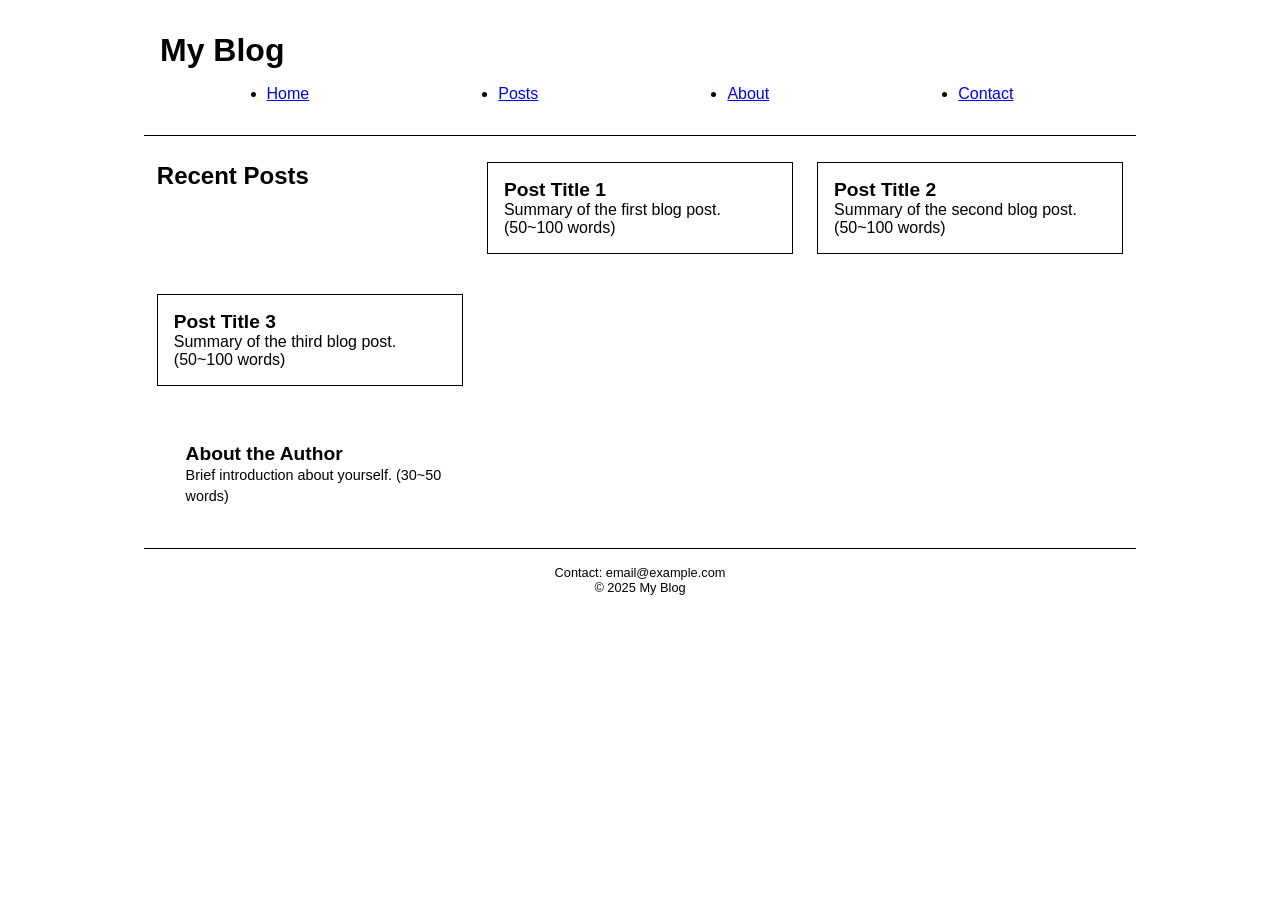
<file: day05/index.html>
<!DOCTYPE html>
<html lang="en">
  <head>
    <meta charset="UTF-8" />
    <meta name="viewport" content="width=device-width, initial-scale=1.0" />
    <title>My Blog</title>
    <link rel="stylesheet" href="styles.css" />
  </head>
  <body>
    <header>
      <h1>My Blog</h1>
      <nav>
        <ul>
          <li><a href="#home">Home</a></li>
          <li><a href="#posts">Posts</a></li>
          <li><a href="#about">About</a></li>
          <li><a href="#contact">Contact</a></li>
        </ul>
      </nav>
    </header>
    <section id="posts">
      <h2>Recent Posts</h2>
      <article class="post">
        <h3>Post Title 1</h3>
        <p>Summary of the first blog post. (50~100 words)</p>
      </article>
      <article class="post">
        <h3>Post Title 2</h3>
        <p>Summary of the second blog post. (50~100 words)</p>
      </article>
      <article class="post">
        <h3>Post Title 3</h3>
        <p>Summary of the third blog post. (50~100 words)</p>
      </article>
    </section>
    <aside>
      <h3>About the Author</h3>
      <p>Brief introduction about yourself. (30~50 words)</p>
    </aside>
    <footer>
      <p>Contact: email@example.com</p>
      <p>© 2025 My Blog</p>
    </footer>
  </body>
</html>
</file>
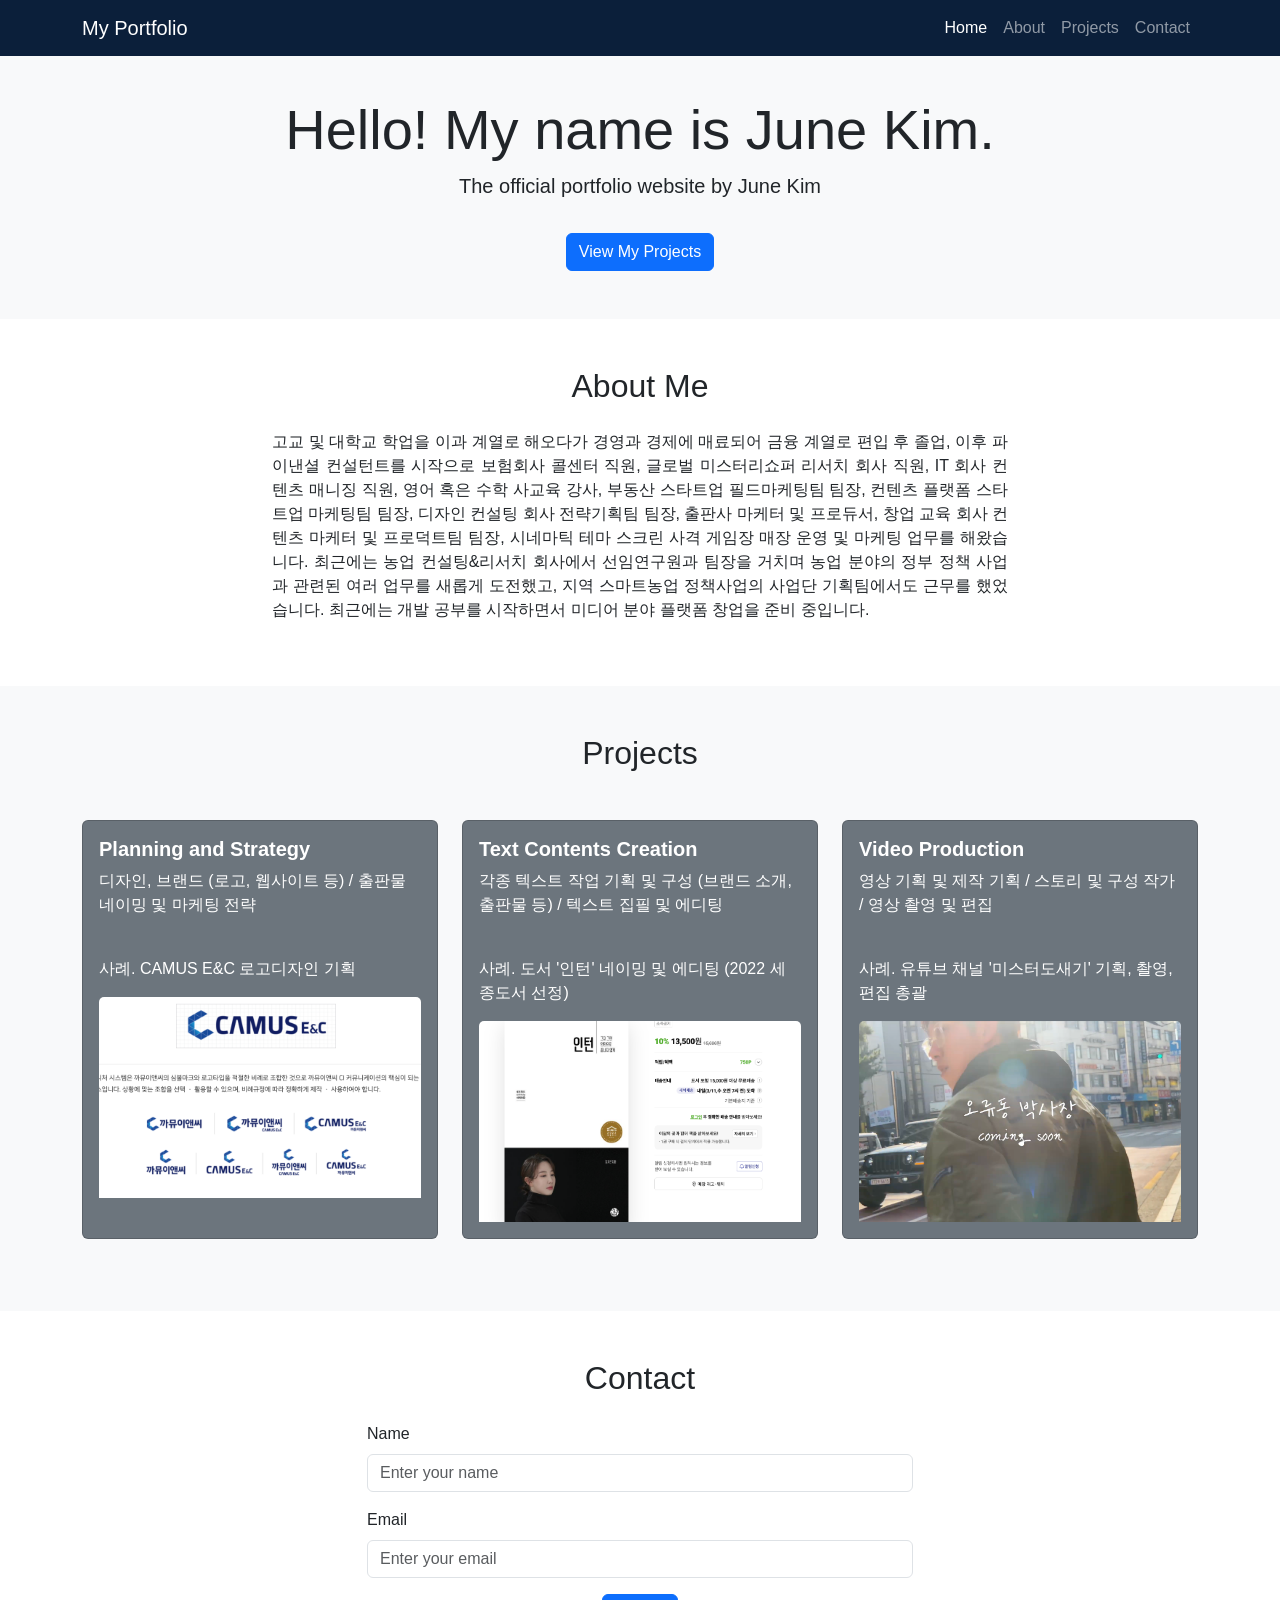
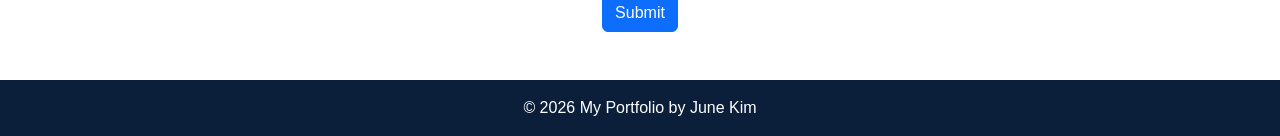
<file: personal-portfolio/index.html>
<!DOCTYPE html>
<html lang="en">

  <head>
        <meta charset="UTF-8">
        <meta name="viewport" content="width=device-width, initial-scale=1.0">
        <title>My Portfolio</title>

        <link href="https://cdn.jsdelivr.net/npm/bootstrap@5.3.3/dist/css/bootstrap.min.css" rel="stylesheet">
        <link rel="stylesheet" href="css/custom.css">
  </head>

  <body>

    <header>

        <nav class="navbar navbar-expand-lg navbar-dark navbar-custom fixed-top">
        <div class="container">
        <a class="navbar-brand" href="#">My Portfolio</a>
        <button class="navbar-toggler" type="button" data-bs-toggle="collapse" data-bs-target="#navbarNav">
        <span class="navbar-toggler-icon"></span>
        </button>
        <div class="collapse navbar-collapse" id="navbarNav">
        <ul class="navbar-nav ms-auto">
            <li class="nav-item"><a class="nav-link active" href="#home">Home</a></li>
            <li class="nav-item"><a class="nav-link" href="#about">About</a></li>
            <li class="nav-item"><a class="nav-link" href="#projects">Projects</a></li>
            <li class="nav-item"><a class="nav-link" href="#contact">Contact</a></li>
        </ul>
        </div>
        </div>
        </nav>

    </header>

    <!-- Home Section -->
    <section id="home" class="bg-light text-center py-5">
    <div class="container mt-5">    
    <h1 class="display-4">Hello! My name is June Kim.</h1>
    <p class="lead">The official portfolio website by June Kim</p>
    <a href="#projects" class="btn btn-primary mt-3">View My Projects</a>
    </div>
    </section>

    <!-- About Section -->
    <section id="about" class="my-5">
    <div class="container">
    <h2 class="text-center mb-4">About Me</h2>
    <div class="row justify-content-center">
    <div class="col-md-8">
    <article>
    <p style="text-align: justify;">고교 및 대학교 학업을 이과 계열로 해오다가 경영과 경제에 매료되어 금융 계열로 편입 후 졸업, 이후 파이낸셜 컨설턴트를 시작으로 보험회사 콜센터 직원, 글로벌 미스터리쇼퍼 리서치 회사 직원, IT 회사 컨텐츠 매니징 직원, 영어 혹은 수학 사교육 강사, 부동산 스타트업 필드마케팅팀 팀장, 컨텐츠 플랫폼 스타트업 마케팅팀 팀장, 디자인 컨설팅 회사 전략기획팀 팀장, 출판사 마케터 및 프로듀서, 창업 교육 회사 컨텐츠 마케터 및 프로덕트팀 팀장, 시네마틱 테마 스크린 사격 게임장 매장 운영 및 마케팅 업무를 해왔습니다. 최근에는 농업 컨설팅&리서치 회사에서 선임연구원과 팀장을 거치며 농업 분야의 정부 정책 사업과 관련된 여러 업무를 새롭게 도전했고, 지역 스마트농업 정책사업의 사업단 기획팀에서도 근무를 했었습니다. 최근에는 개발 공부를 시작하면서 미디어 분야 플랫폼 창업을 준비 중입니다.</p>
    </article>
    </div>
    </div>
    </div>
    </section>

    <!-- Projects Section -->
    <section id="projects" class="bg-light py-5">
    <div class="container">
    <h2 class="text-center mb-5">Projects</h2>
    <div class="row">

    <!-- Project 1 -->
    <div class="col-md-4 mb-4">
    <article class="card h-100 bg-secondary text-white">
    <div class="card-body d-flex flex-column">
    <h5 class="card-title fw-bold">Planning and Strategy</h5>
    <p class="card-text">디자인, 브랜드 (로고, 웹사이트 등) / 출판물 네이밍 및 마케팅 전략 </p>
    <br>
    <p>사례. CAMUS E&C 로고디자인 기획</p>
    <a href="http://www.camusenc.com/ci" target="_blank">
    <img src="images/project1.png" class="card-img-top" alt="Project Image">
    </a>
    </div>
    </article>
    </div>

    <!-- Project 2 -->
    <div class="col-md-4 mb-4">
    <article class="card h-100 bg-secondary text-white">
    <div class="card-body d-flex flex-column">
    <h5 class="card-title fw-bold">Text Contents Creation</h5>
    <p class="card-text">각종 텍스트 작업 기획 및 구성 (브랜드 소개, 출판물 등) / 텍스트 집필 및 에디팅 </p>
    <br>
    <p>사례. 도서 '인턴' 네이밍 및 에디팅 (2022 세종도서 선정)</p>
    <a href="https://product.kyobobook.co.kr/detail/S000001018352" target="_blank">
    <img src="images/project2.png"  class="card-img-top" alt="Project Image"></a>
    
    </div>
    </article>
    </div>

    <!-- Project 3 -->
    <div class="col-md-4 mb-4">
    <article class="card h-100 bg-secondary text-white">
    <div class="card-body d-flex flex-column">
    <h5 class="card-title fw-bold">Video Production</h5>
    <p class="card-text">영상 기획 및 제작 기획 / 스토리 및 구성 작가 / 영상 촬영 및 편집</p>
    <br>
    <p>사례. 유튜브 채널 '미스터도새기' 기획, 촬영, 편집 총괄</p>
    <a href="https://www.youtube.com/watch?v=jFZmVLattlQ" target="_blank">
    <img src="images/project3.png"  class="card-img-top" alt="Project Image"> 
    </a>
    </div>
    </article>
    </div>
    </div>
    </div>
    </section>

    <!-- Contact Section -->
    <section id="contact" class="my-5">
    <div class="container">
    <h2 class="text-center mb-4">Contact</h2>
    <div class="row justify-content-center">
    <div class="col-md-6">
    <form>
    <div class="mb-3">
    <label class="form-label">Name</label>
    <input type="text" class="form-control" placeholder="Enter your name">
    </div>
    <div class="mb-3">
    <label class="form-label">Email</label>
    <input type="email" class="form-control" placeholder="Enter your email">
    </div>
    <div class="text-center">
    <button type="submit" class="btn btn-primary">Submit</button>
    </div>
    </form>
    </div>
    </div>
    </div>
    </section>

    <!-- Footer -->
    <footer class="footer-custom text-white text-center p-3">
    <p class="m-0">© 2026 My Portfolio by June Kim</p>
    </footer>

    <!-- Bootstrap JS -->
    <script src="https://cdn.jsdelivr.net/npm/bootstrap@5.3.3/dist/js/bootstrap.bundle.min.js"></script>

  </body>

</html>
</file>
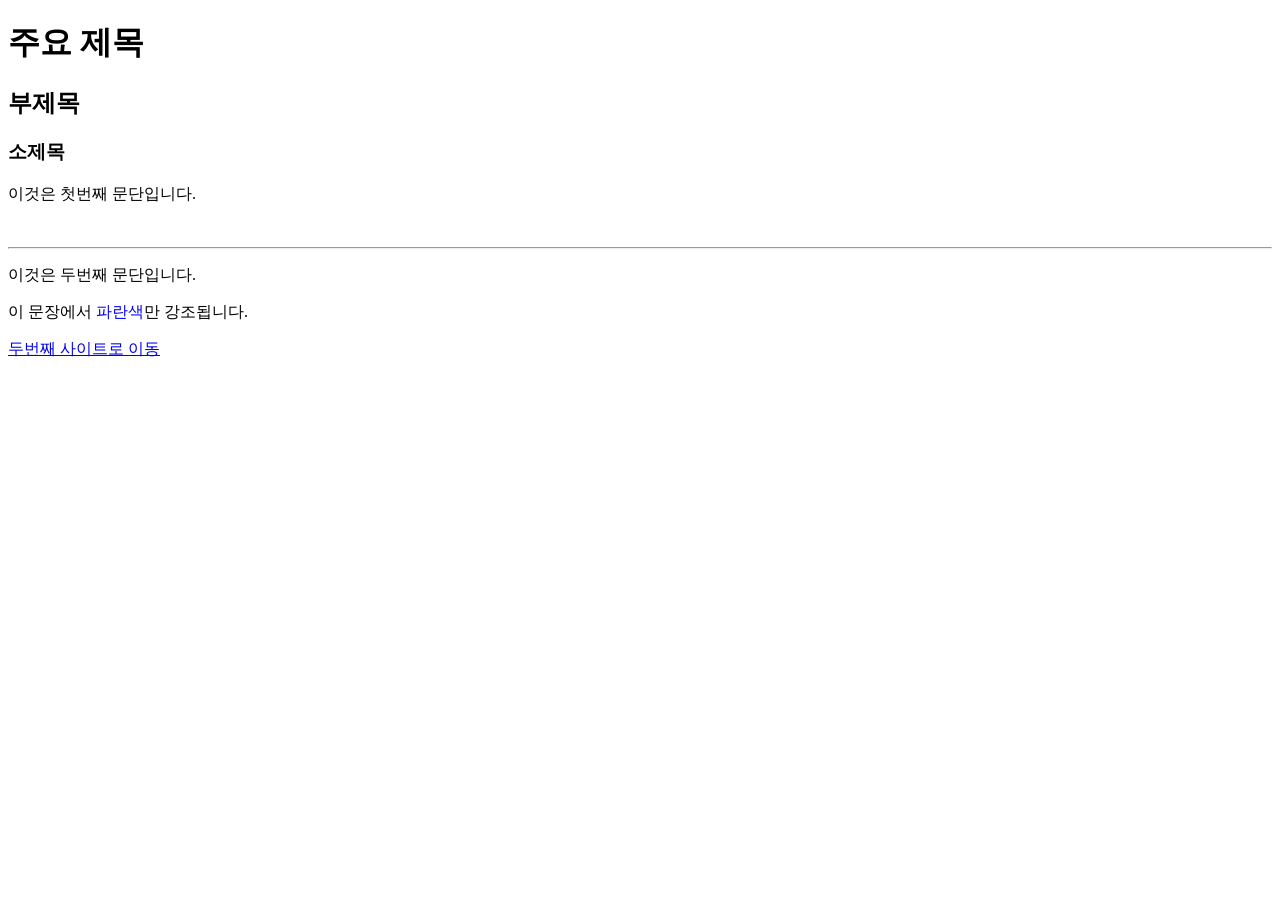
<file: day01/first.html>
<!DOCTYPE html>
<html lang="ko">
  <head>
    <meta charset="UTF-8" />
    <title>(main)나의 첫 웹페이지</title>
  </head>
  <body>
    <h1>주요 제목</h1>
    <h2>부제목</h2>
    <h3>소제목</h3>
    <p>이것은 첫번째 문단입니다.</p>
    <br />
    <hr />
    <p>이것은 두번째 문단입니다.</p>
    <!-- p태그 -->
    <!-- <p>이것은 두번째 문단입니다.</p> -->
    <p>이 문장에서 <span style="color: blue">파란색</span>만 강조됩니다.</p>
    <a href="second.html">두번째 사이트로 이동</a>
  </body>
</html>
</file>
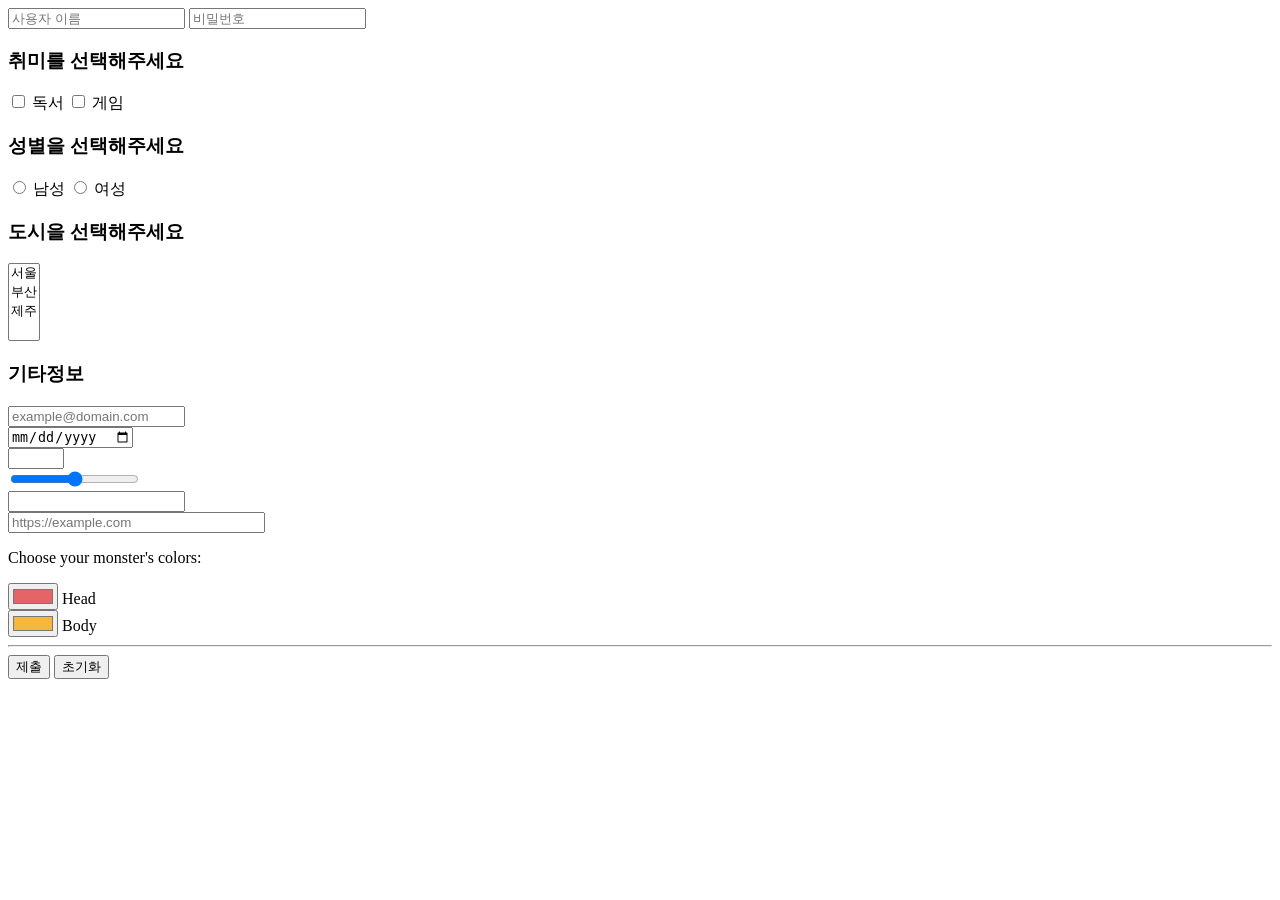
<file: day02/form-practice.html>
<!DOCTYPE html>
<html lang="ko">
  <head>
    <meta charset="UTF-8" />
    <title>Form 입력 관련 태그</title>
  </head>
  <body>
    <form action="/submit" method="GET">
      <input type="text" name="username" placeholder="사용자 이름" />
      <input type="password" name="password" placeholder="비밀번호" />
      <br />
      <div>
        <h3>취미를 선택해주세요</h3>
        <input type="checkbox" name="hobby" value="reading" /> 독서
        <input type="checkbox" name="hobby" value="gaming" /> 게임
      </div>
      <div>
        <h3>성별을 선택해주세요</h3>
        <input type="radio" name="gender" value="male" /> 남성
        <input type="radio" name="gender" value="female" /> 여성
      </div>
      <div>
        <h3>도시을 선택해주세요</h3>
        <select name="city" multiple>
          <option value="seoul">서울</option>
          <option value="busan">부산</option>
          <option value="jeju">제주</option>
        </select>
      </div>
      <div>
        <h3>기타정보</h3>
        <div>
          <input type="email" name="email" placeholder="example@domain.com" />
        </div>
        <input type="date" name="birthdate" placeholder="생일을 선택하세요" />
        <br />
        <input type="number" name="age" min="1" max="100" />
        <br />
        <input type="range" name="volume" min="0" max="100" />
        <br />
        <input type="tel" name="phone" pattern="[0-9]{3}-[0-9]{3}-[0-9]{4}" />
        <br />
        <input
          type="url"
          name="url"
          placeholder="https://example.com"
          pattern="https://.*"
          size="30"
          required
        />
        <div id="monster-color-container">
          <p>Choose your monster's colors:</p>
          <div>
            <input type="color" id="head" name="head" value="#e66465" />
            <label for="head">Head</label>
          </div>
          <div>
            <input type="color" id="body" name="body" value="#f6b73c" />
            <label for="body">Body</label>
          </div>
        </div>
      </div>
      <hr />
      <button type="submit">제출</button>
      <button type="reset">초기화</button>
    </form>
  </body>
</html>
</file>
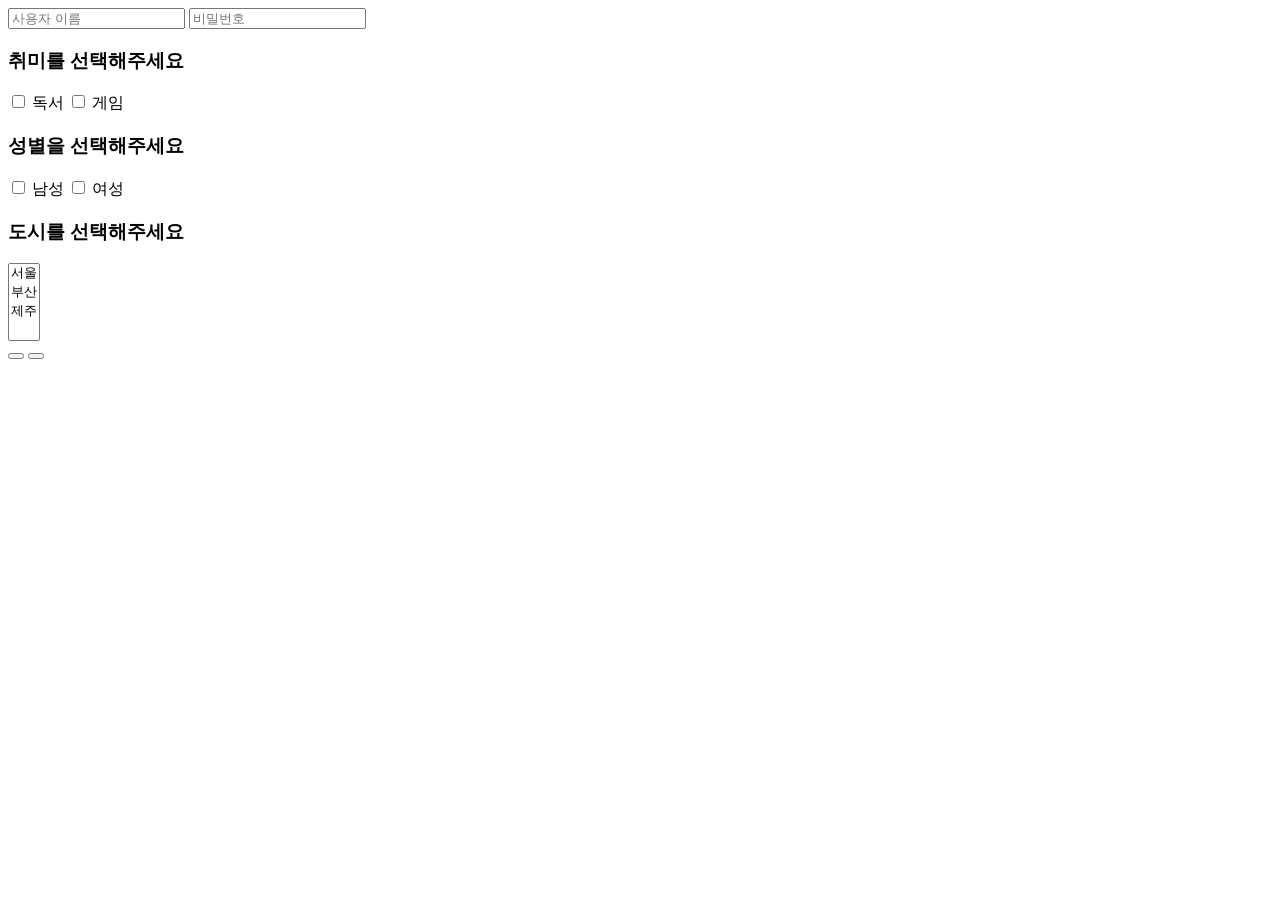
<file: day02/form.html>
<!doctype html> 
<html lang="ko">
  <head>
    <meta charset="UTF-8">
    <title>Form 입력 관련 태그</title>
  </head>
  <body>
    <form action="/submit" method="GET">
        <input type="text" name="username" placeholder="사용자 이름">
        <input type="password" name="password" placeholder="비밀번호">
        <br>
        <div> 
            <h3>취미를 선택해주세요</h3>
            <input type="checkbox" name="hobby" value="reading"> 독서 
            <input type="checkbox" name="hobby" value="gaming"> 게임 
        </div>
        <div>
            <h3>성별을 선택해주세요</h3>
            <input type="checkbox" name="gender" value="male"> 남성 
            <input type="checkbox" name="hobby" value="female"> 여성 
        </div>
        <div>
            <h3>도시를 선택해주세요</h3>
            <select name="city" multiple> 
                <option value="seoul">서울</option> 
                <option value="busan">부산</option> 
                <option value="jeju">제주</option> 
            </select>    
        </div>
        <button type="submit"></button>
        <button type="reset"></button> 
    </form>
  </body>
</html>
</file>
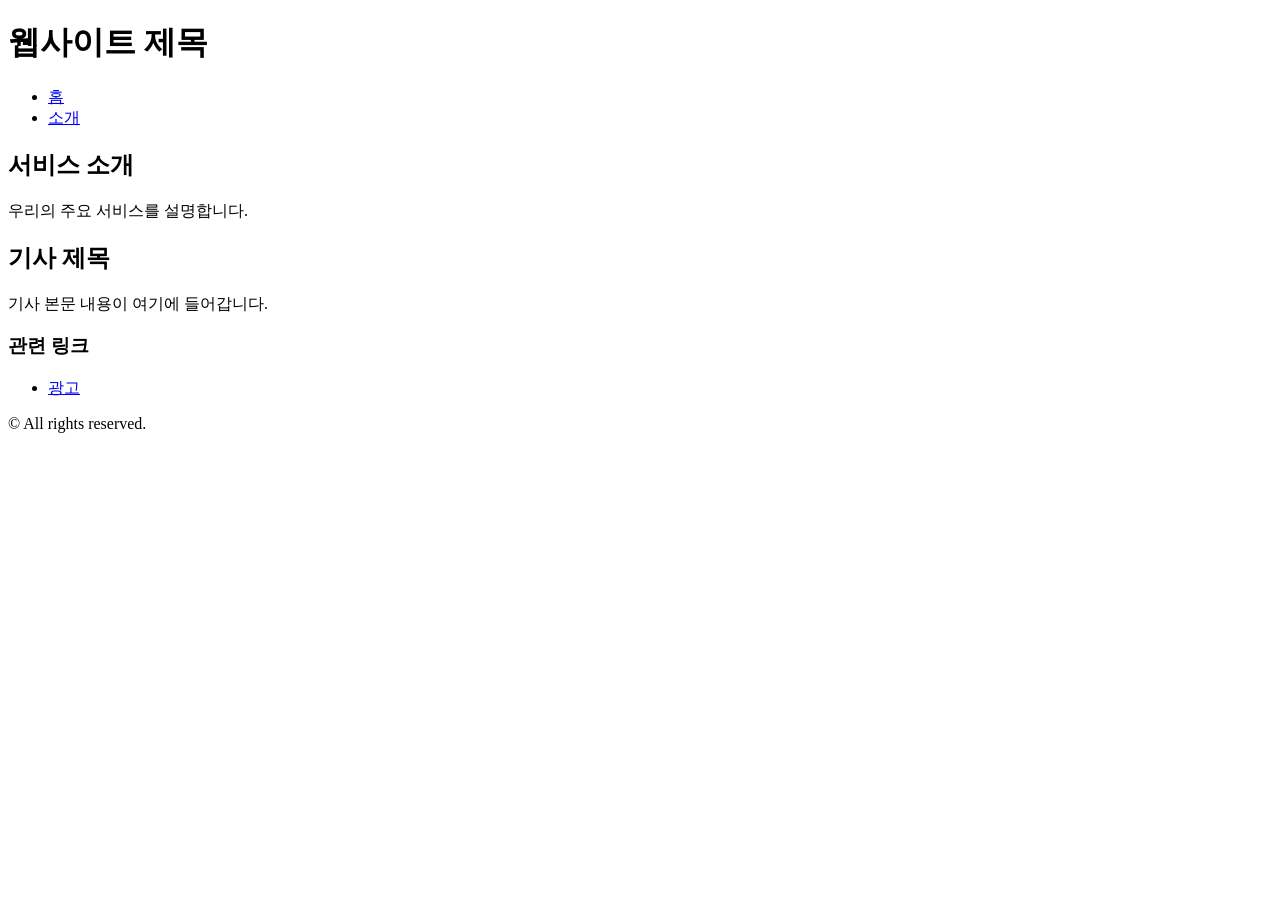
<file: day02/sementic.html>
<!DOCTYPE html>
<html>
        <head>
            <meta charset="UTF-8">
            <title>Sementic 태그</title>
        </head>
        <body>
            <header>
                <h1>웹사이트 제목</h1>
                <nav>
                    <ul>
                        <li><a href="#home">홈</a></li>
                        <li><a href="#about">소개</a></li>
                    </ul>
                </nav>
            </header>
            <main>
                <section>
                <h2>서비스 소개</h2>    
                <p>우리의 주요 서비스를 설명합니다.</p>
                </section>
                <article>
                <h2>기사 제목</h2>
                <p>기사 본문 내용이 여기에 들어갑니다.</p>
                </article>
            </main>
            <aside>
                    <h3>관련 링크</h3>
                    <ul>
                        <li><a href="#ad">광고</a></li>
                    </ul>    
            </aside>
            <footer>
                <p>&copy; All rights reserved.</p>
            </footer>
        </body>    
</html>
</file>
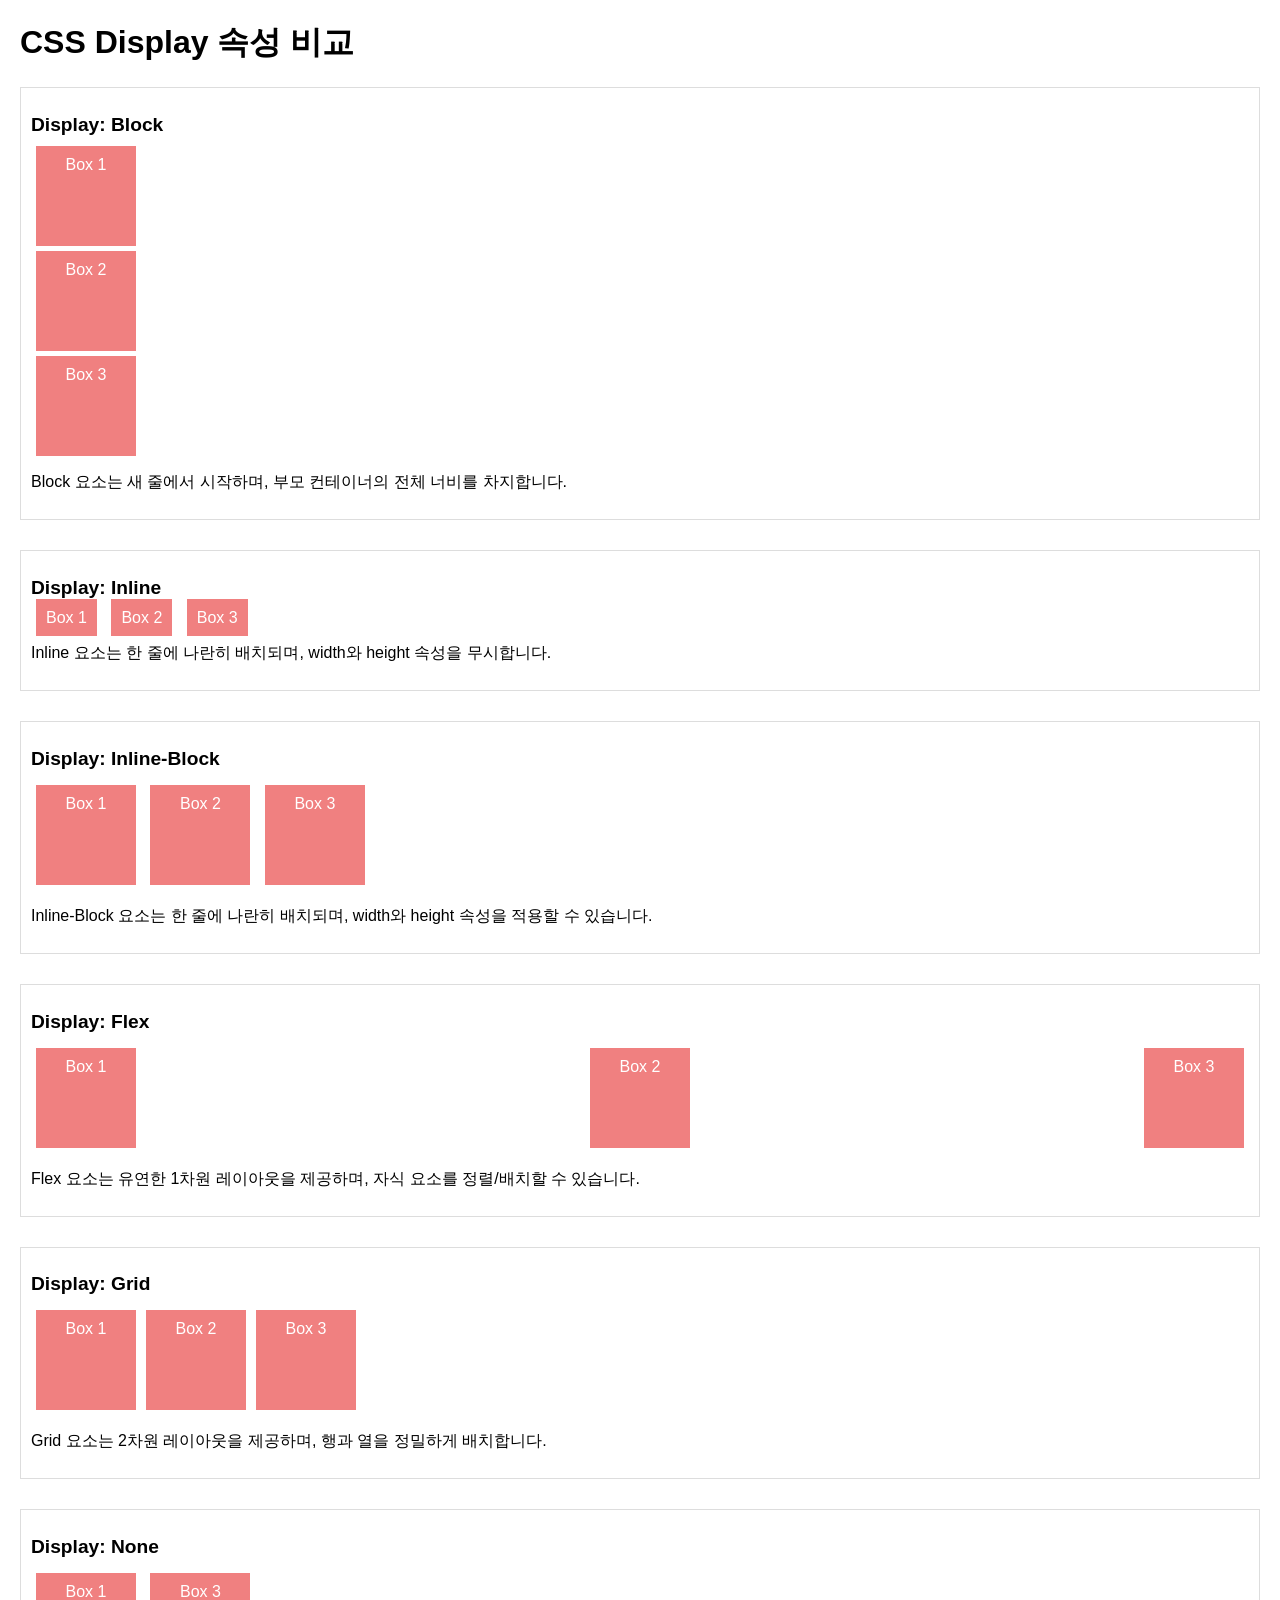
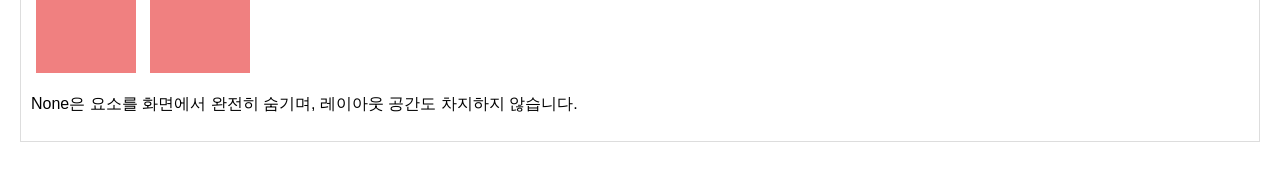
<file: day04/display.html>
<!DOCTYPE html>
<html lang="ko">
  <head>
    <meta charset="UTF-8" />
    <meta name="viewport" content="width=device-width, initial-scale=1.0" />
    <title>CSS Display 속성 비교</title>
    <style>
      body {
        font-family: Arial, sans-seri f;
        margin: 20px;
      }
      .section {
        margin-bottom: 30px;
        /* margin-top: 10px;
        margin-right: 20px;
        margin-bottom: 40px;
        margin-left: 30px;
        margin : 10px 20px 40px 30px; */
        padding: 10px;
        border: 1px solid #ddd;
      }
      .box {
        background-color: lightcoral;
        color: white;
        text-align: center;
        padding: 10px;
        margin: 5px;
        box-sizing: border-box;
      }
      /* Block */
      .block-container .box {
        display: block;
        width: 100px;
        height: 100px;
      }
      /* Inline */
      .inline-container .box {
        display: inline;
      }
      /* Inline-Block */
      .inline-block-container .box {
        display: inline-block;
        width: 100px;
        height: 100px;
      }
      /* Flex */
      .flex-container {
        display: flex;
        justify-content: space-between;
      }
      .flex-container .box {
        width: 100px;
        height: 100px;
      }
      /* Grid */
      .grid-container {
        display: grid;
        grid-template-columns: repeat(3, 100px);
        gap: 10px;
      }
      .grid-container .box {
        width: 100px;
        height: 100px;
      }
      /* None */
      .none-container .box:nth-child(2) {
        display: none;
      }
      .none-container .box {
        display: inline-block;
        width: 100px;
        height: 100px;
      }
      h2 {
        font-size: 1.2em;
        margin-bottom: 10px;
      }
    </style>
  </head>
  <body>
    <h1>CSS Display 속성 비교</h1>

    <!-- Block -->
    <div class="section">
      <h2>Display: Block</h2>
      <div class="block-container">
        <div class="box">Box 1</div>
        <div class="box">Box 2</div>
        <div class="box">Box 3</div>
      </div>
      <p>
        Block 요소는 새 줄에서 시작하며, 부모 컨테이너의 전체 너비를 차지합니다.
      </p>
    </div>

    <!-- Inline -->
    <div class="section">
      <h2>Display: Inline</h2>
      <div class="inline-container">
        <span class="box">Box 1</span>
        <span class="box">Box 2</span>
        <span class="box">Box 3</span>
      </div>
      <p>
        Inline 요소는 한 줄에 나란히 배치되며, width와 height 속성을 무시합니다.
      </p>
    </div>

    <!-- Inline-Block -->
    <div class="section">
      <h2>Display: Inline-Block</h2>
      <div class="inline-block-container">
        <div class="box">Box 1</div>
        <div class="box">Box 2</div>
        <div class="box">Box 3</div>
      </div>
      <p>
        Inline-Block 요소는 한 줄에 나란히 배치되며, width와 height 속성을
        적용할 수 있습니다.
      </p>
    </div>

    <!-- Flex -->
    <div class="section">
      <h2>Display: Flex</h2>
      <div class="flex-container">
        <div class="box">Box 1</div>
        <div class="box">Box 2</div>
        <div class="box">Box 3</div>
      </div>
      <p>
        Flex 요소는 유연한 1차원 레이아웃을 제공하며, 자식 요소를 정렬/배치할 수
        있습니다.
      </p>
    </div>

    <!-- Grid -->
    <div class="section">
      <h2>Display: Grid</h2>
      <div class="grid-container">
        <div class="box">Box 1</div>
        <div class="box">Box 2</div>
        <div class="box">Box 3</div>
      </div>
      <p>
        Grid 요소는 2차원 레이아웃을 제공하며, 행과 열을 정밀하게 배치합니다.
      </p>
    </div>

    <!-- None -->
    <div class="section">
      <h2>Display: None</h2>
      <div class="none-container">
        <div class="box">Box 1</div>
        <div class="box">Box 2 (Hidden)</div>
        <div class="box">Box 3</div>
      </div>
      <p>
        None은 요소를 화면에서 완전히 숨기며, 레이아웃 공간도 차지하지 않습니다.
      </p>
    </div>
  </body>
</html>
</file>
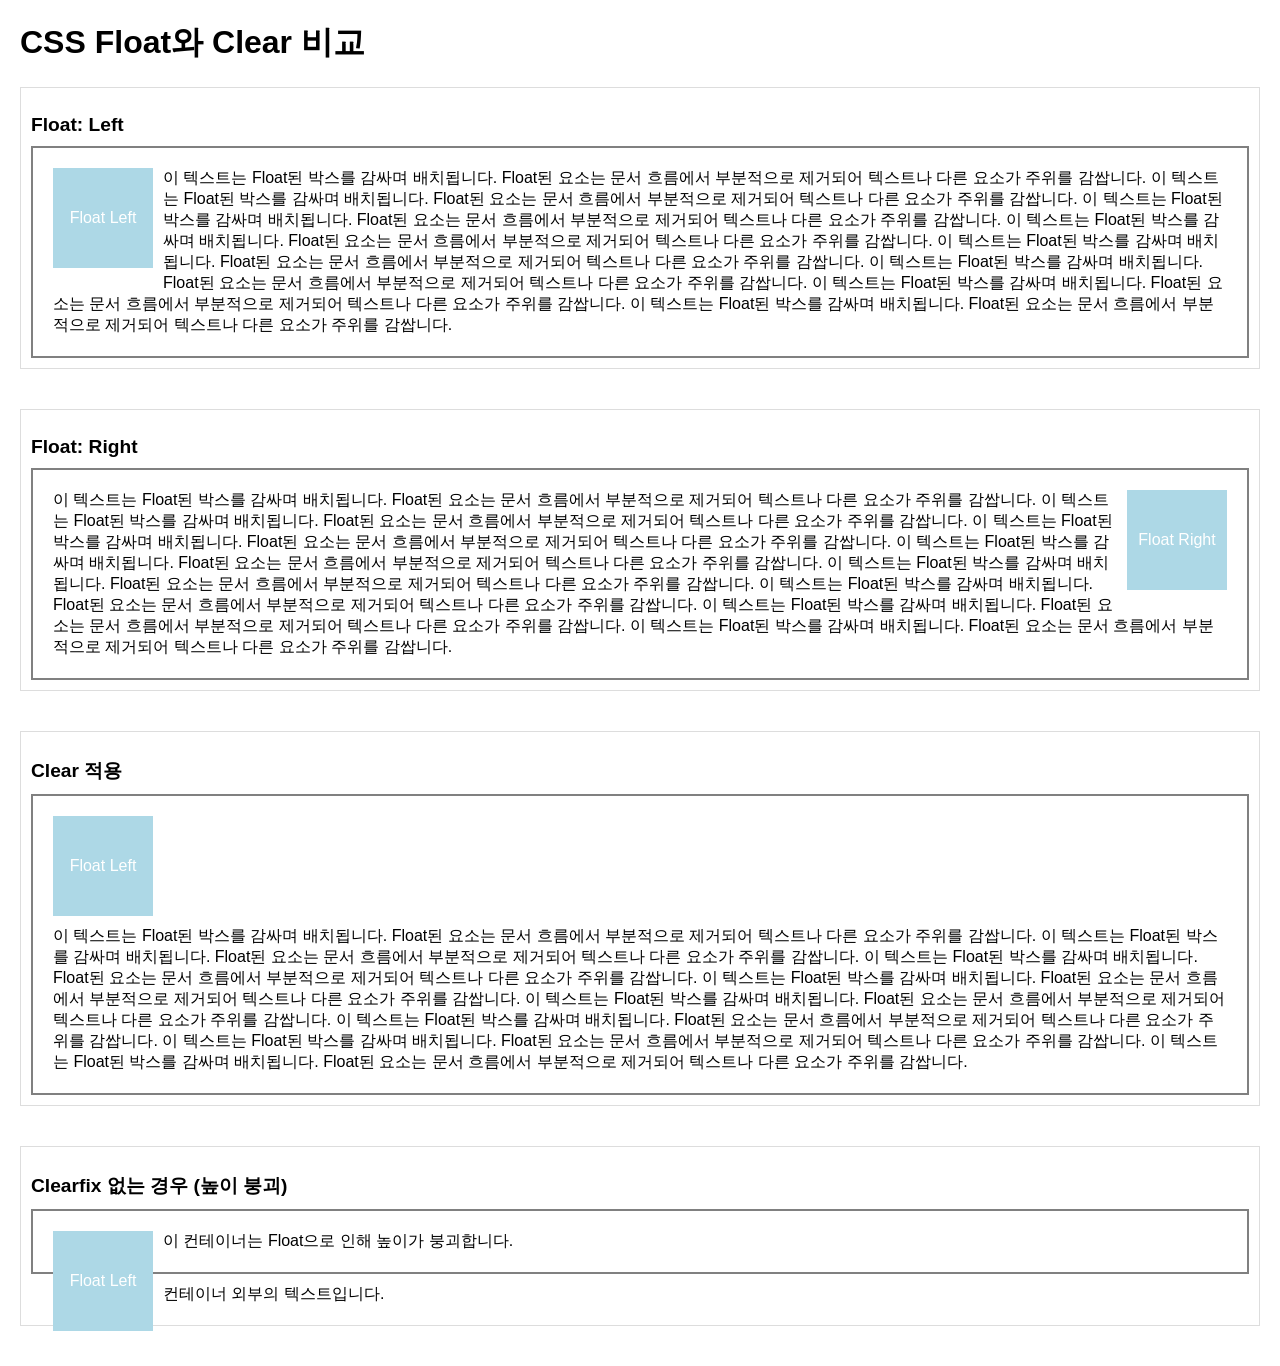
<file: day04/float.html>
<!DOCTYPE html>
<html lang="ko">
  <head>
    <meta charset="UTF-8" />
    <meta name="viewport" content="width=device-width, initial-scale=1.0" />
    <title>CSS Float와 Clear 비교</title>
    <style>
      body {
        font-family: Arial, sans-serif;
        margin: 20px;
      }
      .section {
        margin-bottom: 40px;
        padding: 10px;
        border: 1px solid #ddd;
      }
      .box {
        width: 100px;
        height: 100px;
        background-color: lightblue;
        color: white;
        text-align: center;
        line-height: 100px;
        margin: 10px;
      }
      /* Float Left */
      .float-left-box {
        float: left;
      }
      /* Float Right */
      .float-right-box {
        float: right;
      }
      /* Clear */
      .clear {
        clear: both;
      }
      /* Clearfix for parent collapse */
      .clearfix::after {
        content: "";
        display: block;
        clear: both;
      }
      .container {
        border: 2px solid gray;
        padding: 10px;
      }
      h2 {
        font-size: 1.2em;
        margin-bottom: 10px;
      }
      p {
        margin: 10px;
      }
    </style>
  </head>
  <body>
    <h1>CSS Float와 Clear 비교</h1>

    <!-- Float Left -->
    <div class="section">
      <h2>Float: Left</h2>
      <div class="container clearfix">
        <div class="box float-left-box">Float Left</div>
        <p>
          이 텍스트는 Float된 박스를 감싸며 배치됩니다. Float된 요소는 문서
          흐름에서 부분적으로 제거되어 텍스트나 다른 요소가 주위를 감쌉니다. 이
          텍스트는 Float된 박스를 감싸며 배치됩니다. Float된 요소는 문서
          흐름에서 부분적으로 제거되어 텍스트나 다른 요소가 주위를 감쌉니다. 이
          텍스트는 Float된 박스를 감싸며 배치됩니다. Float된 요소는 문서
          흐름에서 부분적으로 제거되어 텍스트나 다른 요소가 주위를 감쌉니다. 이
          텍스트는 Float된 박스를 감싸며 배치됩니다. Float된 요소는 문서
          흐름에서 부분적으로 제거되어 텍스트나 다른 요소가 주위를 감쌉니다. 이
          텍스트는 Float된 박스를 감싸며 배치됩니다. Float된 요소는 문서
          흐름에서 부분적으로 제거되어 텍스트나 다른 요소가 주위를 감쌉니다. 이
          텍스트는 Float된 박스를 감싸며 배치됩니다. Float된 요소는 문서
          흐름에서 부분적으로 제거되어 텍스트나 다른 요소가 주위를 감쌉니다. 이
          텍스트는 Float된 박스를 감싸며 배치됩니다. Float된 요소는 문서
          흐름에서 부분적으로 제거되어 텍스트나 다른 요소가 주위를 감쌉니다. 이
          텍스트는 Float된 박스를 감싸며 배치됩니다. Float된 요소는 문서
          흐름에서 부분적으로 제거되어 텍스트나 다른 요소가 주위를 감쌉니다.
        </p>
      </div>
    </div>

    <!-- Float Right -->
    <div class="section">
      <h2>Float: Right</h2>
      <div class="container clearfix">
        <div class="box float-right-box">Float Right</div>
        <p>
          이 텍스트는 Float된 박스를 감싸며 배치됩니다. Float된 요소는 문서
          흐름에서 부분적으로 제거되어 텍스트나 다른 요소가 주위를 감쌉니다. 이
          텍스트는 Float된 박스를 감싸며 배치됩니다. Float된 요소는 문서
          흐름에서 부분적으로 제거되어 텍스트나 다른 요소가 주위를 감쌉니다. 이
          텍스트는 Float된 박스를 감싸며 배치됩니다. Float된 요소는 문서
          흐름에서 부분적으로 제거되어 텍스트나 다른 요소가 주위를 감쌉니다. 이
          텍스트는 Float된 박스를 감싸며 배치됩니다. Float된 요소는 문서
          흐름에서 부분적으로 제거되어 텍스트나 다른 요소가 주위를 감쌉니다. 이
          텍스트는 Float된 박스를 감싸며 배치됩니다. Float된 요소는 문서
          흐름에서 부분적으로 제거되어 텍스트나 다른 요소가 주위를 감쌉니다. 이
          텍스트는 Float된 박스를 감싸며 배치됩니다. Float된 요소는 문서
          흐름에서 부분적으로 제거되어 텍스트나 다른 요소가 주위를 감쌉니다. 이
          텍스트는 Float된 박스를 감싸며 배치됩니다. Float된 요소는 문서
          흐름에서 부분적으로 제거되어 텍스트나 다른 요소가 주위를 감쌉니다. 이
          텍스트는 Float된 박스를 감싸며 배치됩니다. Float된 요소는 문서
          흐름에서 부분적으로 제거되어 텍스트나 다른 요소가 주위를 감쌉니다.
        </p>
      </div>
    </div>

    <!-- Clear -->
    <div class="section">
      <h2>Clear 적용</h2>
      <div class="container clearfix">
        <div class="box float-left-box">Float Left</div>
        <p class="clear">
          이 텍스트는 Float된 박스를 감싸며 배치됩니다. Float된 요소는 문서
          흐름에서 부분적으로 제거되어 텍스트나 다른 요소가 주위를 감쌉니다. 이
          텍스트는 Float된 박스를 감싸며 배치됩니다. Float된 요소는 문서
          흐름에서 부분적으로 제거되어 텍스트나 다른 요소가 주위를 감쌉니다. 이
          텍스트는 Float된 박스를 감싸며 배치됩니다. Float된 요소는 문서
          흐름에서 부분적으로 제거되어 텍스트나 다른 요소가 주위를 감쌉니다. 이
          텍스트는 Float된 박스를 감싸며 배치됩니다. Float된 요소는 문서
          흐름에서 부분적으로 제거되어 텍스트나 다른 요소가 주위를 감쌉니다. 이
          텍스트는 Float된 박스를 감싸며 배치됩니다. Float된 요소는 문서
          흐름에서 부분적으로 제거되어 텍스트나 다른 요소가 주위를 감쌉니다. 이
          텍스트는 Float된 박스를 감싸며 배치됩니다. Float된 요소는 문서
          흐름에서 부분적으로 제거되어 텍스트나 다른 요소가 주위를 감쌉니다. 이
          텍스트는 Float된 박스를 감싸며 배치됩니다. Float된 요소는 문서
          흐름에서 부분적으로 제거되어 텍스트나 다른 요소가 주위를 감쌉니다. 이
          텍스트는 Float된 박스를 감싸며 배치됩니다. Float된 요소는 문서
          흐름에서 부분적으로 제거되어 텍스트나 다른 요소가 주위를 감쌉니다.
        </p>
      </div>
    </div>

    <!-- Without Clearfix (Parent Collapse Example) -->
    <div class="section">
      <h2>Clearfix 없는 경우 (높이 붕괴)</h2>
      <div class="container">
        <div class="box float-left-box">Float Left</div>
        <p>이 컨테이너는 Float으로 인해 높이가 붕괴합니다.</p>
      </div>
      <p>컨테이너 외부의 텍스트입니다.</p>
    </div>
  </body>
</html>
</file>
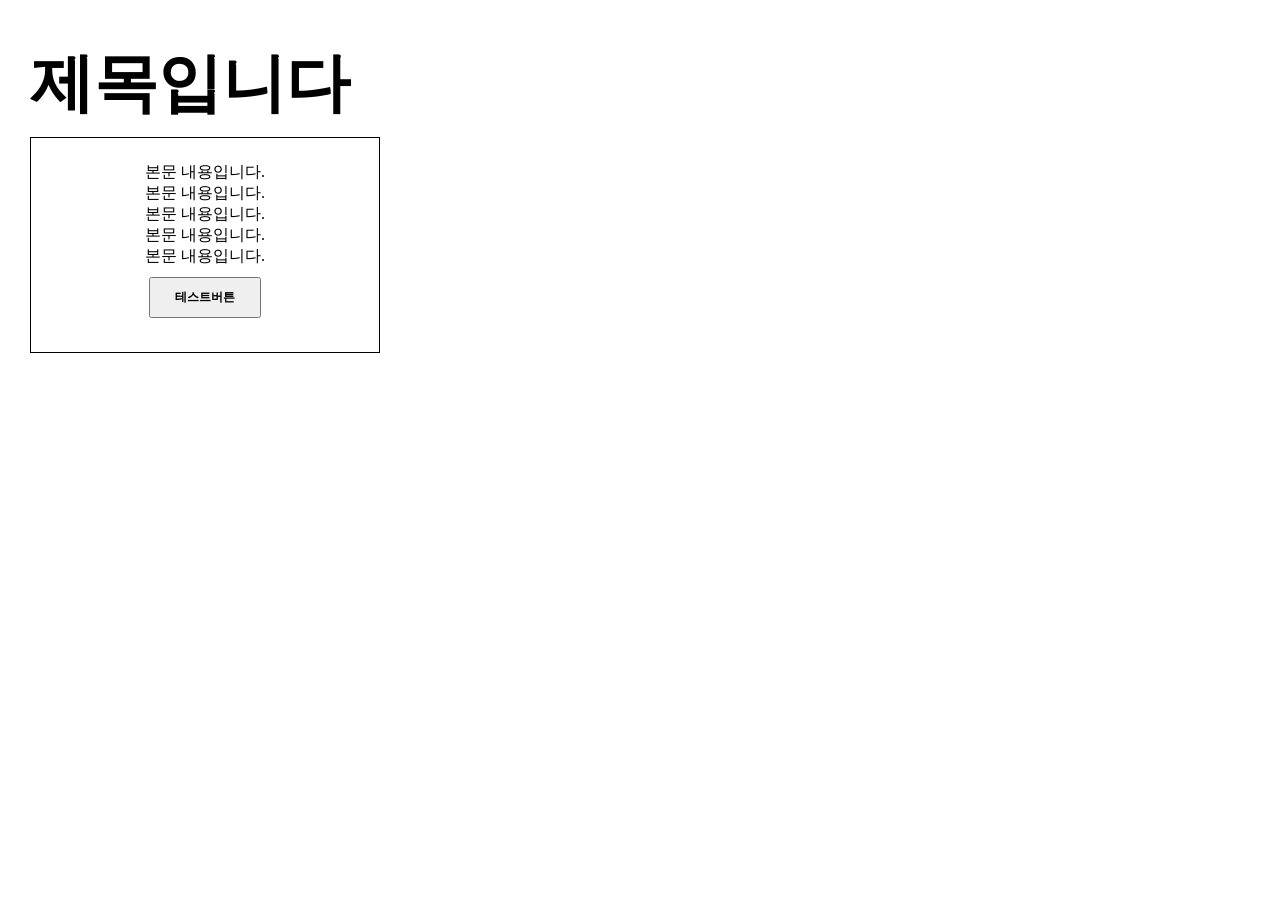
<file: day04/my-view.html>
<!DOCTYPE html>
<html lang="ko">
    <head>
        <meta charset="UTF-8" />
        <title>나의 웹사이트</title>
        <link rel="stylesheet" href="styles.css" />
    </head>
</html>
  <body>
    <main>
        <h1 class="title">제목입니다</h1>
        <div class="box">
            <p>본문 내용입니다.</p>
            <p>본문 내용입니다.</p> 
            <p>본문 내용입니다.</p> 
            <p>본문 내용입니다.</p> 
            <p>본문 내용입니다.</p>
            <button id="test-btn" type="button">테스트버튼</button>
        </div>
    </main>
  </body>
</html>
</file>
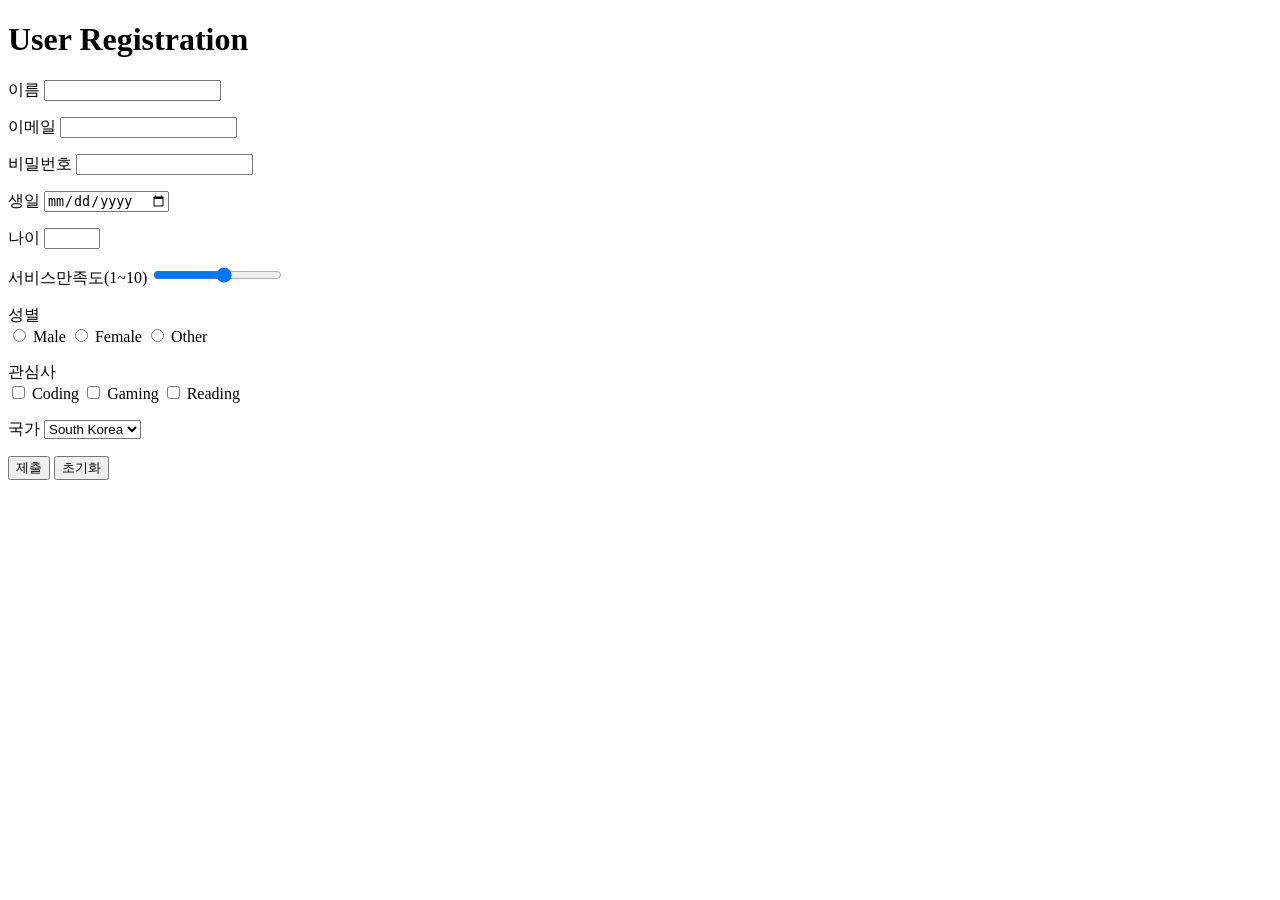
<file: day02/user-form/register.html>
<!DOCTYPE html>
<html lang="ko">
<head>
  <meta charset="UTF-8">
  <title>User Registration Form</title>
</head>
<body>

  <h1>User Registration</h1>

  <!-- 사용자 등록 폼 시작 -->
  <form action="#" method="POST">

    <p>
      <label for="name">이름</label>
      <input type="text" id="name" name="name">
    </p>
    <p>
      <label for="email">이메일</label>
      <input type="email" id="email" name="email">
    </p>
    <p>
      <label for="password">비밀번호</label>
      <input type="password" id="password" name="password">
    </p>
    <p>
      <label for="birthdate">생일</label>
      <input type="date" id="birthdate" name="birthdate">
    </p>
    <p>
      <label for="age">나이</label>
      <input type="number" id="age" name="age" min="18" max="100">
    </p>
    <p>
      <label for="satisfaction">서비스만족도(1~10)</label>
      <input type="range" id="satisfaction" name="satisfaction" min="1" max="10">
    </p>

    <!-- 성별 선택 -->
    <p>
      성별<br>
      <label>
        <input type="radio" name="gender" value="male"> Male
      </label>
      <label>
        <input type="radio" name="gender" value="female"> Female
      </label>
      <label>
        <input type="radio" name="gender" value="other"> Other
      </label>
    </p>

    <!-- 관심사 선택 -->
    <p>
      관심사<br>
      <label>
        <input type="checkbox" name="interests" value="coding"> Coding
      </label>
      <label>
        <input type="checkbox" name="interests" value="gaming"> Gaming
      </label>
      <label>
        <input type="checkbox" name="interests" value="reading"> Reading
      </label>
    </p>

    <!-- 국가 선택 -->
    <p>
      <label for="country">국가</label>
      <select id="country" name="country">
        <option value="kr">South Korea</option>
        <option value="us">USA</option>
        <option value="jp">Japan</option>
        <option value="cn">China</option>
        <option value="uk">UK</option>
      </select>
    </p>

    <!-- 버튼 -->
    <p>
      <button type="submit">제출</button>
      <button type="reset">초기화</button>
    </p>

  </form>
  <!-- 사용자 등록 폼 끝 -->

</body>
</html>
</file>
<file: day05/styles.css>
* {
  box-sizing: border-box;
  margin: 0;
  padding: 0;
}
body {
  font-family: Arial, sans-serif;
  max-width: 100%;
  padding: 1rem;
}
h1 {
  font-size: 2rem;
}
h2 {
  font-size: 1.5rem;
}
h3 {
  font-size: 1.2rem;
}
nav ul {
  padding: 1rem;
  display: flex;
  flex-direction: column;
  gap: 0.5rem;
}
section {
  margin: 2vw 1vw;
}
header {
  padding: 1rem;
  border-bottom: 0.1rem solid;
  margin-bottom: 1rem;
}
aside {
  padding: 1rem;
  margin-top: 1rem;
  font-size: 0.9rem;
  line-height: 1.5em;
}
footer {
  padding: 1rem;
  border-top: 0.1rem solid;
  margin-top: 1rem;
  font-size: 0.8rem;
  text-align: center;
}
#posts {
  display: flex;
  flex-direction: column;
  gap: 1rem;
}
.post {
  padding: 1rem;
  border: 0.1rem solid;
  margin-bottom: 1rem;
}

/* 태블릿 */
@media (min-width: 768px) {
  body {
    max-width: 90vw;
    margin: 0 auto;
  }
  nav ul {
    flex-direction: row;
    justify-content: space-around;
  }
  #posts {
    display: grid;
    /* grid-template-columns: 1fr 1fr; */
    grid-template-columns: repeat(2, 1fr);
    gap: 1.5rem;
  }
  aside {
    margin: 1.5rem;
  }
}
/* 데스크톱: 1024px 이상 */
@media screen and (min-width: 1024px) {
  body {
    max-width: 80vw;
  }
  #posts {
    grid-template-columns: repeat(3, 1fr);
  }
  aside {
    width: 25vw;
    margin-left: 2vw;
    /* margin: 0 0 0 2vw; */
  }
}
</file>
<file: personal-portfolio/css/custom.css>
body {
font-family: Arial, sans-serif;
}

.navbar-custom {
background-color: #0b1f3a;
}

section {
scroll-margin-top: 70px;
}

.card {
transition: transform 0.2s;
}

.card-img-top {
aspect-ratio: 16 / 10;
object-fit: cover;
}

.card-img-top {
transition: transform 0.4s ease, filter 0.4s ease;
}

.card-img-top:hover {
transform: scale(1.04);
filter: brightness(60%);
}


.footer-custom {
background-color: #0b1f3a;
}
</file>
<file: day04/styles.css>
* {
    padding: 0; 
    margin: 0;
}
main {
padding: 30px;
}
.title {
    font-size: 64px; 
    font-weight: bold; 
    margin: 10px 0px;
}
.box {
    padding: 24px;
    width: 300px;
    border: solid 1px;
    text-align: center;
}
#test-btn {
    margin: 10px;
    padding: 10px 24px; 
    font-size: 12px; 
    font-weight: bold;
}
</file>
